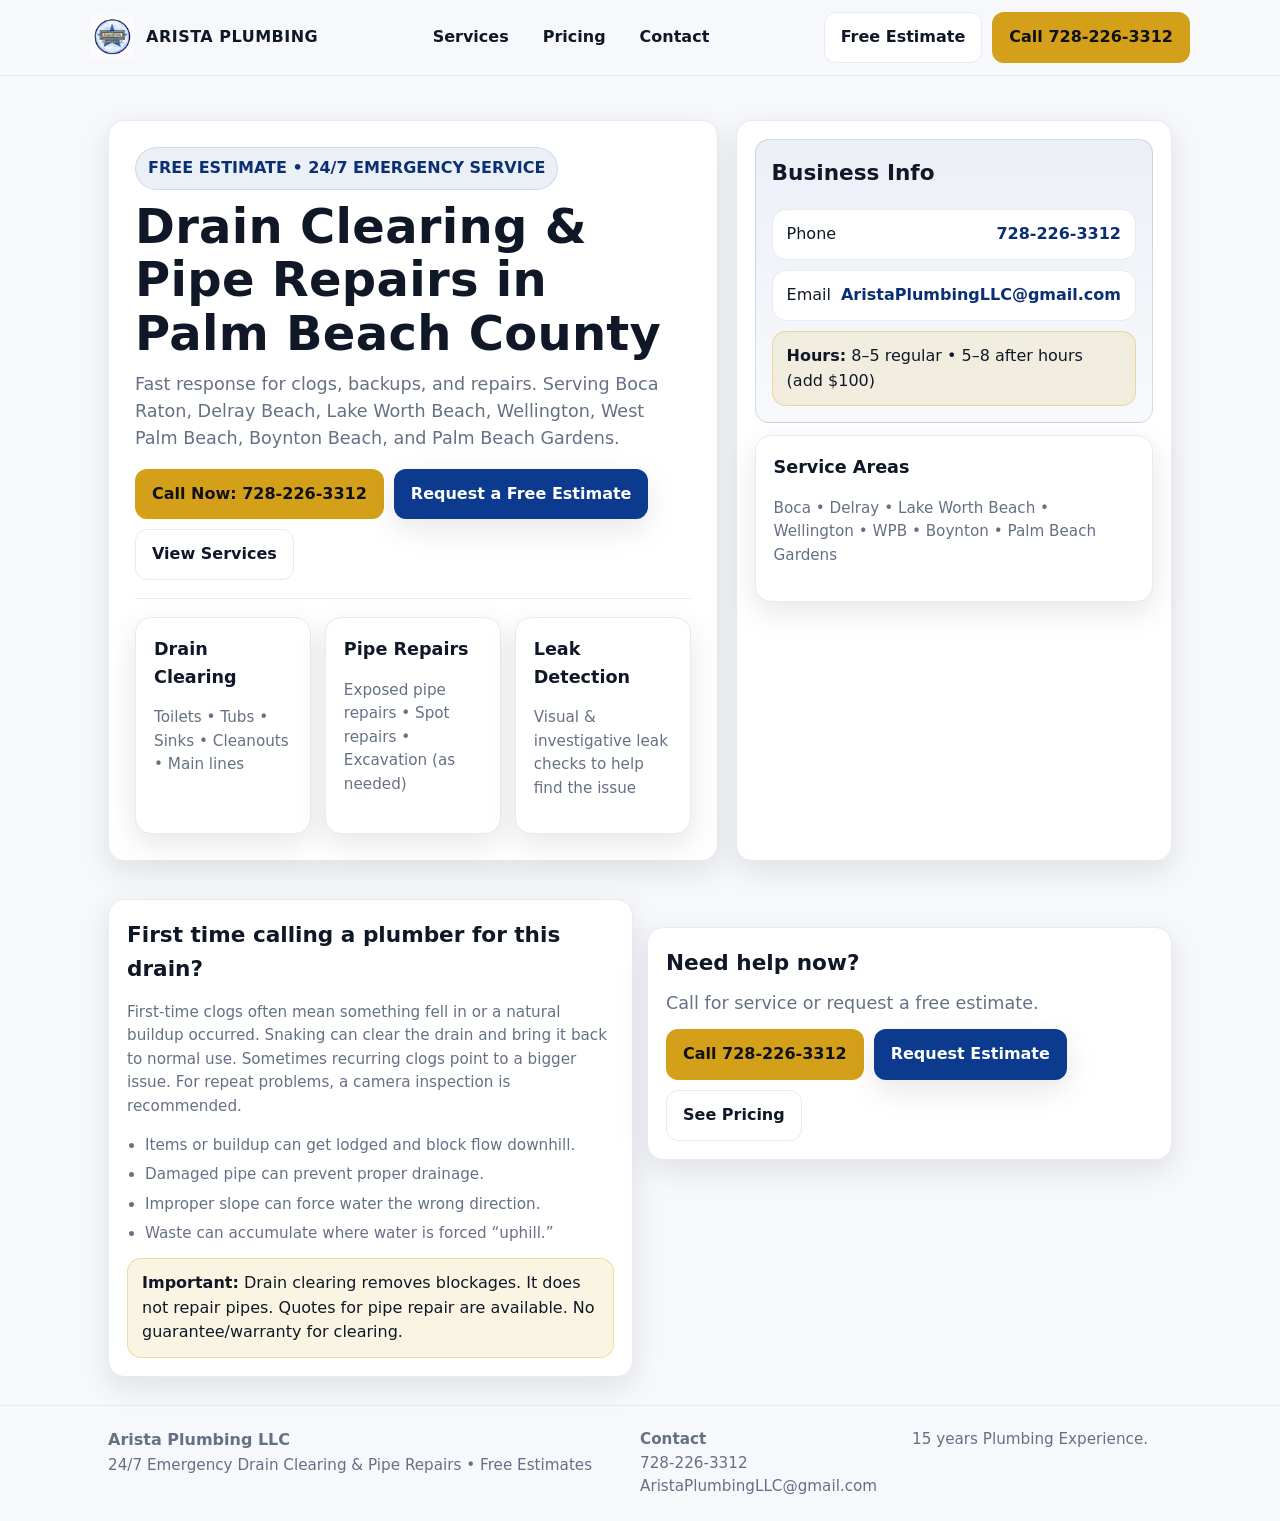
<file: index.html>
<!doctype html>
<html lang="en">
<head>
  <meta charset="utf-8" />
  <meta name="viewport" content="width=device-width,initial-scale=1" />
  <title>Arista Plumbing LLC | 24/7 Drain Clearing & Pipe Repairs</title>
  <meta name="description" content="Arista Plumbing LLC — 24/7 emergency drain clearing and pipe repairs in Boca Raton, Delray Beach, Lake Worth Beach, Wellington, West Palm Beach, Boynton Beach, and Palm Beach Gardens. Free estimates." />
  <link rel="stylesheet" href="styles.css" />
  <link rel="icon" href="images/arista-logo.png" />
  <script type="application/ld+json">
  {
    "@context":"https://schema.org",
    "@type":"Plumber",
    "name":"Arista Plumbing LLC",
    "areaServed":[
      "Boca Raton, FL","Delray Beach, FL","Lake Worth Beach, FL","Wellington, FL",
      "West Palm Beach, FL","Boynton Beach, FL","Palm Beach Gardens, FL"
    ],
    "telephone":"+1-728-226-3312",
    "email":"AristaPlumbingLLC@gmail.com",
    "url":"https://example.com",
    "slogan":"24/7 Emergency Drain Clearing & Pipe Repairs"
  }
  </script>
</head>
<body>
<header>
  <div class="container nav">
    <a class="brand" href="index.html">
      <img src="images/arista-logo.png" alt="Arista Plumbing LLC logo">
      <span>ARISTA PLUMBING</span>
    </a>
    <nav class="navlinks" aria-label="Primary">
      <a href="services.html">Services</a>
      <a href="pricing.html">Pricing</a>
      <a href="contact.html">Contact</a>
    </nav>
    <div class="navcta">
      <a class="btn secondary" href="pricing.html">Free Estimate</a>
      <a class="btn call" href="tel:17282263312">Call 728-226-3312</a>
    </div>
  </div>
</header>

<main>
  <section class="hero">
    <div class="container hero-grid">
      <div class="card hero-left">
        <span class="badge">FREE ESTIMATE • 24/7 EMERGENCY SERVICE</span>
        <h1>Drain Clearing & Pipe Repairs in Palm Beach County</h1>
        <p class="lead">
          Fast response for clogs, backups, and repairs. Serving Boca Raton, Delray Beach,
          Lake Worth Beach, Wellington, West Palm Beach, Boynton Beach, and Palm Beach Gardens.
        </p>
        <div class="hero-actions">
          <a class="btn call" href="tel:17282263312">Call Now: 728-226-3312</a>
          <a class="btn primary" href="contact.html">Request a Free Estimate</a>
          <a class="btn secondary" href="services.html">View Services</a>
        </div>

        <hr class="sep">

        <div class="grid3">
          <div class="card padded">
            <h3>Drain Clearing</h3>
            <p class="small">Toilets • Tubs • Sinks • Cleanouts • Main lines</p>
          </div>
          <div class="card padded">
            <h3>Pipe Repairs</h3>
            <p class="small">Exposed pipe repairs • Spot repairs • Excavation (as needed)</p>
          </div>
          <div class="card padded">
            <h3>Leak Detection</h3>
            <p class="small">Visual & investigative leak checks to help find the issue</p>
          </div>
        </div>
      </div>

      <aside class="card hero-right">
        <div class="callout">
          <h2>Business Info</h2>
          <div class="kv">
            <div class="row"><span>Phone</span> <b>728-226-3312</b></div>
            <div class="row"><span>Email</span> <b>AristaPlumbingLLC@gmail.com</b></div>
          </div>
          <div class="note">
            <b>Hours:</b> 8–5 regular • 5–8 after hours (add $100)
          </div>
        </div>

        <div class="card padded">
          <h3>Service Areas</h3>
          <p class="small">
            Boca • Delray • Lake Worth Beach • Wellington • WPB • Boynton • Palm Beach Gardens
          </p>
        </div>
      </aside>
    </div>
  </section>

  <section class="section">
    <div class="container grid2">
      <div class="card padded">
        <h2>First time calling a plumber for this drain?</h2>
        <p class="small">
          First-time clogs often mean something fell in or a natural buildup occurred. Snaking can clear
          the drain and bring it back to normal use. Sometimes recurring clogs point to a bigger issue.
          For repeat problems, a camera inspection is recommended.
        </p>
        <ul class="list small">
          <li>Items or buildup can get lodged and block flow downhill.</li>
          <li>Damaged pipe can prevent proper drainage.</li>
          <li>Improper slope can force water the wrong direction.</li>
          <li>Waste can accumulate where water is forced “uphill.”</li>
        </ul>
        <div class="note" style="margin-top:12px">
          <b>Important:</b> Drain clearing removes blockages. It does not repair pipes.
          Quotes for pipe repair are available. No guarantee/warranty for clearing.
        </div>
      </div>

               

  <section class="section">
    <div class="container card padded">
      <h2>Need help now?</h2>
      <p class="lead" style="margin:0 0 12px">
        Call for service or request a free estimate.
      </p>
      <div class="mini">
        <a class="btn call" href="tel:17282263312">Call 728-226-3312</a>
        <a class="btn primary" href="contact.html">Request Estimate</a>
        <a class="btn secondary" href="pricing.html">See Pricing</a>
      </div>
    </div>
  </section>
</main>

<footer class="footer">
  <div class="container cols">
    <div>
      <b>Arista Plumbing LLC</b><br>
      <span class="small">24/7 Emergency Drain Clearing & Pipe Repairs • Free Estimates</span>
    </div>
    <div class="small">
      <b>Contact</b><br>
      <a href="tel:17282263312">728-226-3312</a><br>
      <a href="mailto:AristaPlumbingLLC@gmail.com">AristaPlumbingLLC@gmail.com</a>
    </div>
    <div class="small">
      15 years Plumbing Experience.
      
    </div>
  </div>
</footer>
</body>
</html>
</file>
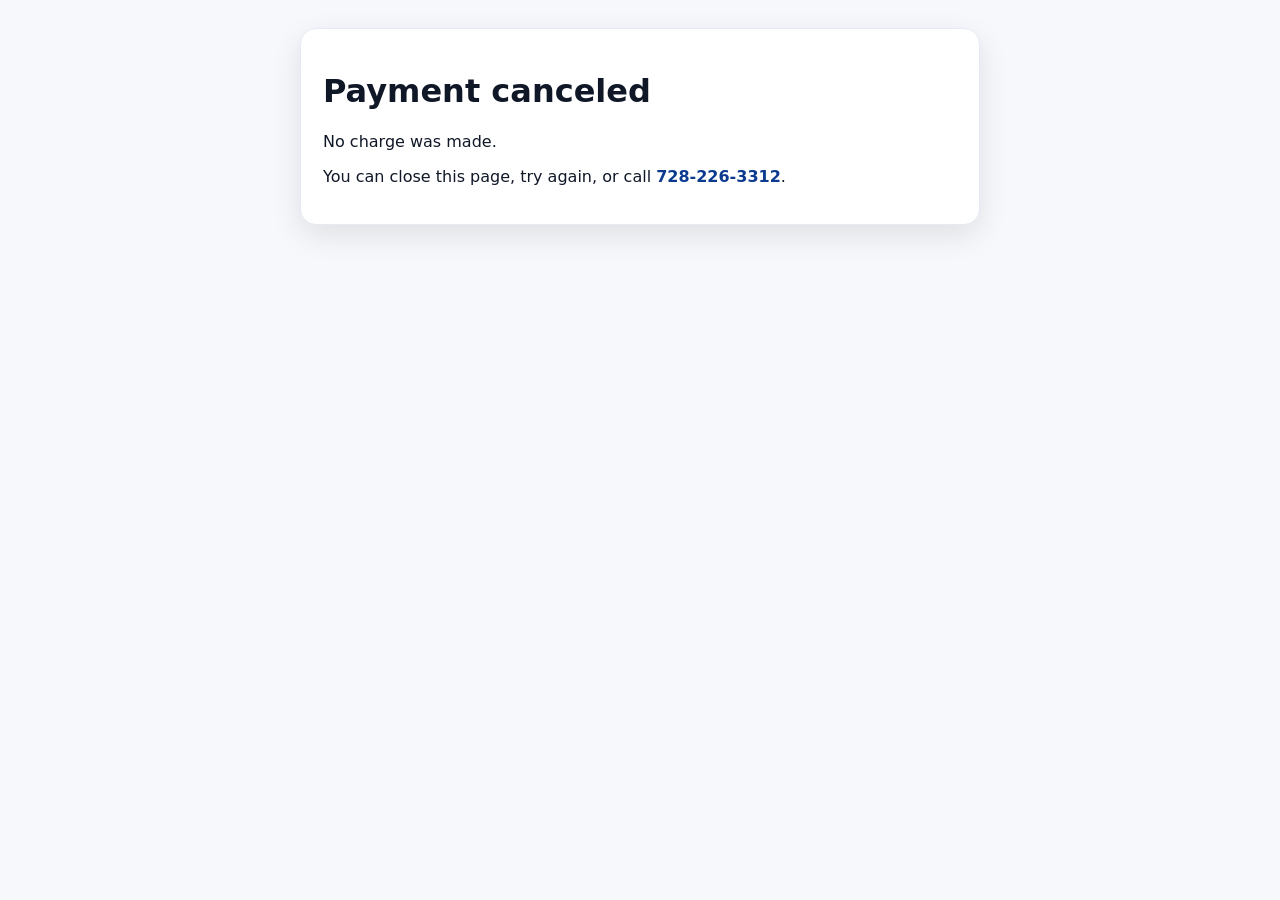
<file: cancel.html>
<!doctype html>
<html lang="en">
<head>
  <meta charset="utf-8" />
  <meta name="viewport" content="width=device-width, initial-scale=1" />
  <title>Payment Canceled | Arista Plumbing LLC</title>
  <style>
    body{
      margin:0;
      font-family:system-ui,-apple-system,Segoe UI,Roboto,Arial,sans-serif;
      background:#f6f8fb;
      color:#101828;
    }
    .wrap{max-width:680px;margin:28px auto;padding:0 16px}
    .card{
      background:#fff;
      border:1px solid #e6eaf2;
      border-radius:16px;
      box-shadow:0 10px 30px rgba(16,24,40,.10);
      padding:22px;
    }
    a{color:#0b3a8f;font-weight:800;text-decoration:none}
  </style>
</head>
<body>
  <div class="wrap">
    <div class="card">
      <h1>Payment canceled</h1>
      <p>No charge was made.</p>
      <p>You can close this page, try again, or call <a href="tel:17282263312">728-226-3312</a>.</p>
    </div>
  </div>
</body>
</html>
</file>
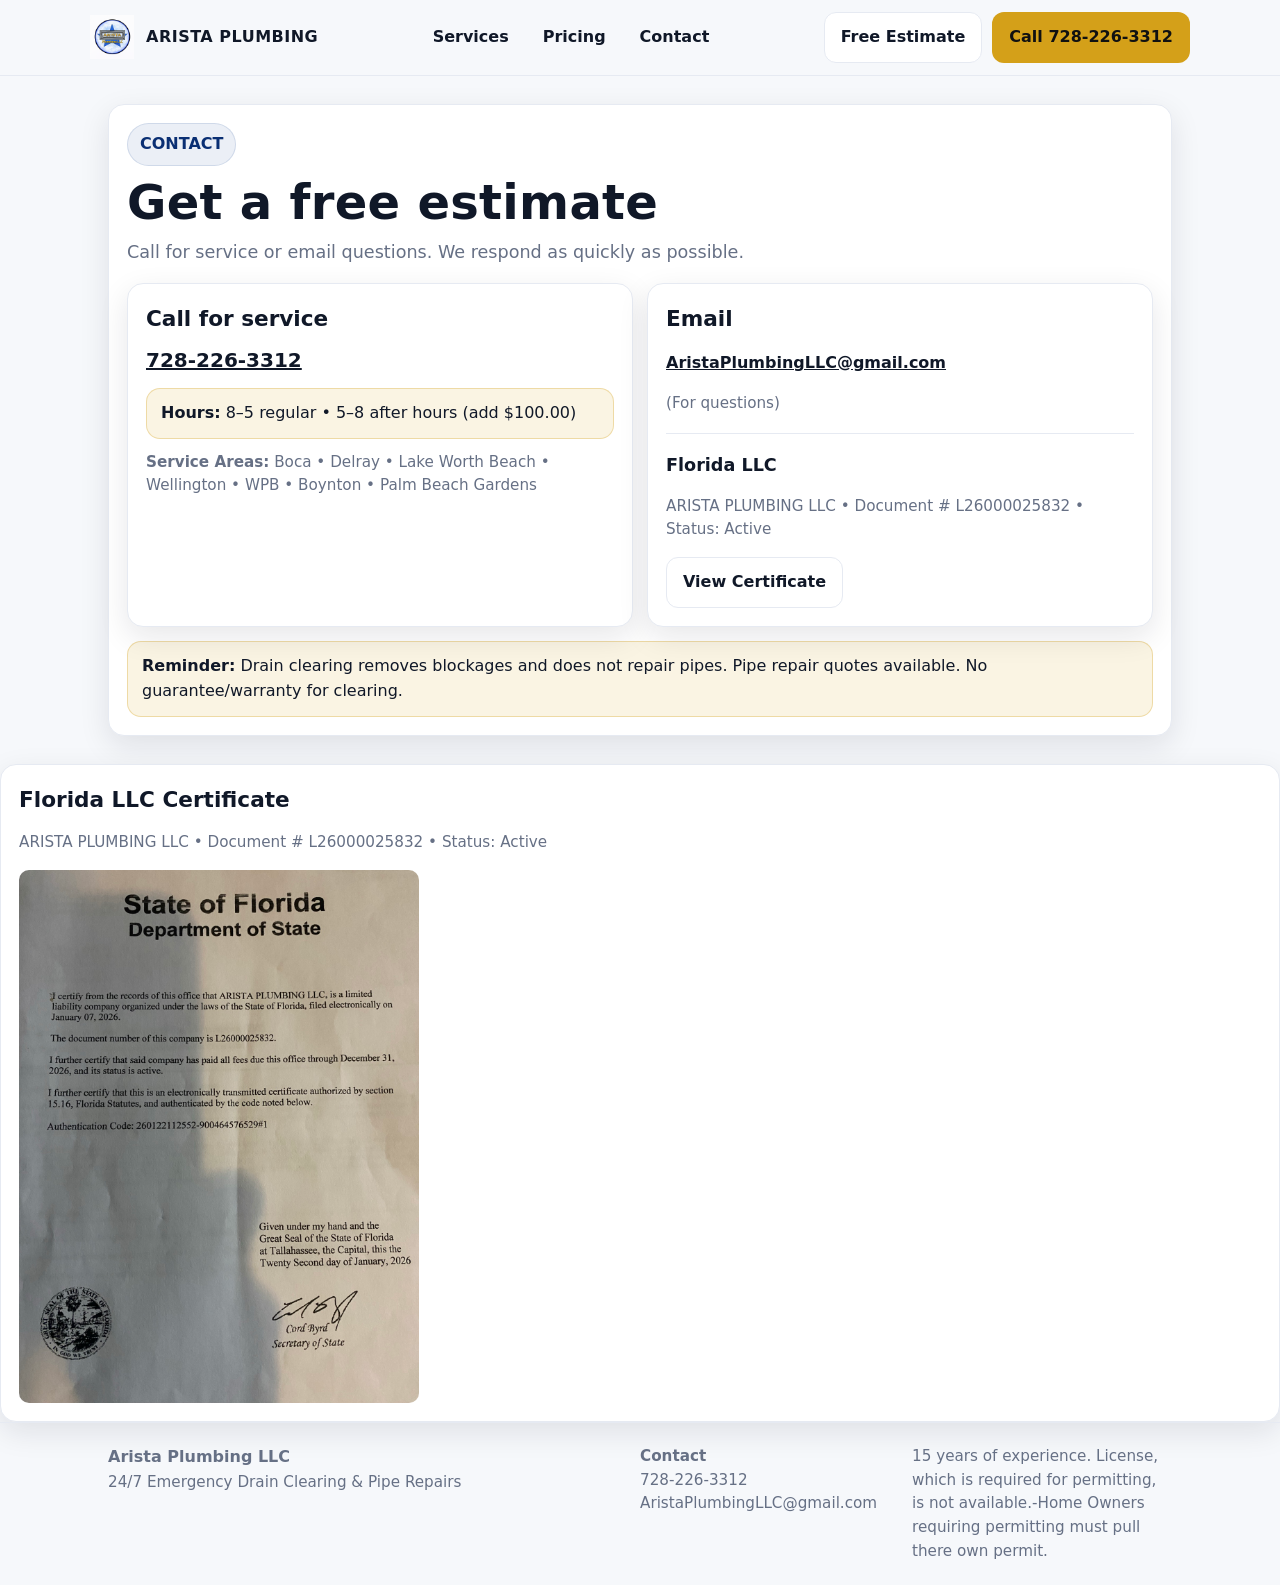
<file: contact.html>
<!doctype html>
<html lang="en">
<head>
  <meta charset="utf-8" />
  <meta name="viewport" content="width=device-width,initial-scale=1" />
  <title>Contact | Arista Plumbing LLC</title>
  <meta name="description" content="Call Arista Plumbing LLC for service or email questions. Free estimates. Serving Palm Beach County." />
  <link rel="stylesheet" href="styles.css" />
  <link rel="icon" href="images/arista-logo.png" />
</head>
<body>
<header>
  <div class="container nav">
    <a class="brand" href="index.html">
      <img src="images/arista-logo.png" alt="Arista Plumbing LLC logo">
      <span>ARISTA PLUMBING</span>
    </a>
    <nav class="navlinks" aria-label="Primary">
      <a href="services.html">Services</a>
      <a href="pricing.html">Pricing</a>
      <a href="contact.html">Contact</a>
    </nav>
    <div class="navcta">
      <a class="btn secondary" href="pricing.html">Free Estimate</a>
      <a class="btn call" href="tel:17282263312">Call 728-226-3312</a>
    </div>
  </div>
</header>

<main class="section">
  <div class="container">
    <div class="card padded">
      <span class="badge">CONTACT</span>
      <h1 style="margin-top:10px">Get a free estimate</h1>
      <p class="lead">Call for service or email questions. We respond as quickly as possible.</p>

      <div class="grid2">
        <div class="card padded">
          <h2>Call for service</h2>
          <p style="font-size:1.25rem; margin:6px 0 12px"><b><a href="tel:17282263312">728-226-3312</a></b></p>
          <div class="note">
            <b>Hours:</b> 8–5 regular • 5–8 after hours (add $100.00)
          </div>
          <p class="small" style="margin-top:12px">
            <b>Service Areas:</b> Boca • Delray • Lake Worth Beach • Wellington • WPB • Boynton • Palm Beach Gardens
          </p>
        </div>

        <div class="card padded">
          <h2>Email</h2>
          <p><b><a href="mailto:AristaPlumbingLLC@gmail.com">AristaPlumbingLLC@gmail.com</a></b></p>
          <p class="small">(For questions)</p>

          <hr class="sep">


          <h3>Florida LLC</h3>
          <p class="small">
            ARISTA PLUMBING LLC • Document # L26000025832 • Status: Active
          </p>
          <a class="btn secondary" href="images/florida-llc-certificate.jpg" target="_blank" rel="noopener">
            View Certificate
          </a>
        </div>
      </div>

      <div class="note" style="margin-top:14px">
        <b>Reminder:</b> Drain clearing removes blockages and does not repair pipes.
        Pipe repair quotes available. No guarantee/warranty for clearing.
      </div>
    </div>
  </div>
</main>

<div class="card padded">
  <h2>Florida LLC Certificate</h2>

  <p class="small">
  ARISTA PLUMBING LLC • Document # L26000025832 • Status: Active
  </p>

  <img 
    src="images/florida-llc-certificate.jpg"
    alt="Florida Department of State certificate"
    style="max-width:400px; border-radius:10px;"
  >
</div>

<footer class="footer">
  <div class="container cols">
    <div>
      <b>Arista Plumbing LLC</b><br>
      <span class="small">24/7 Emergency Drain Clearing & Pipe Repairs</span>
    </div>
    <div class="small">
      <b>Contact</b><br>
      <a href="tel:17282263312">728-226-3312</a><br>
      <a href="mailto:AristaPlumbingLLC@gmail.com">AristaPlumbingLLC@gmail.com</a>
    </div>
    <div class="small">
      
      15 years of experience. License, which is required for permitting, is not available.-Home Owners requiring permitting must pull there own permit.
    </div>
  </div>
</footer>
</body>
</html>
</file>
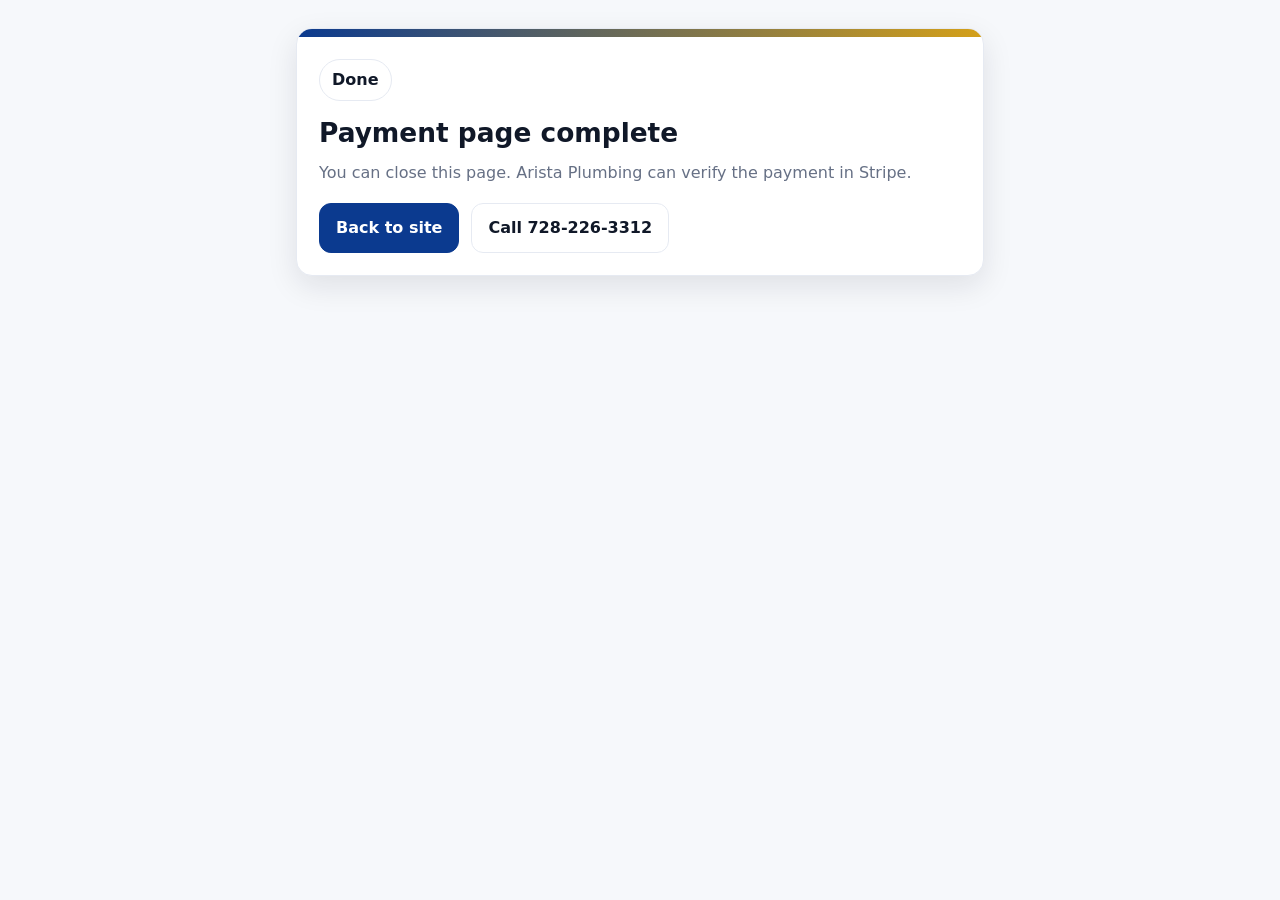
<file: paid.html>
<!doctype html>
<html lang="en">
<head>
  <meta charset="utf-8" />
  <meta name="viewport" content="width=device-width, initial-scale=1" />
  <title>Payment Status | Arista Plumbing LLC</title>
  <meta name="description" content="Payment result for Arista Plumbing LLC." />
  <script src="https://js.stripe.com/v3/"></script>
  <style>
    :root{
      --blue:#0b3a8f;
      --gold:#d4a019;
      --ink:#101828;
      --muted:#667085;
      --bg:#f6f8fb;
      --card:#ffffff;
      --border:#e6eaf2;
      --shadow:0 10px 30px rgba(16,24,40,.10);
      --radius:16px;
    }
    *{box-sizing:border-box}
    body{
      margin:0;
      font-family:system-ui,-apple-system,Segoe UI,Roboto,Arial,sans-serif;
      background:var(--bg);
      color:var(--ink);
      line-height:1.5;
    }
    .wrap{max-width:720px;margin:28px auto;padding:0 16px}
    .card{
      background:var(--card);
      border:1px solid var(--border);
      border-radius:var(--radius);
      box-shadow:var(--shadow);
      overflow:hidden;
    }
    .topbar{height:8px;background:linear-gradient(90deg,var(--blue),var(--gold))}
    .inner{padding:22px}
    .status{
      display:inline-flex;
      align-items:center;
      padding:8px 12px;
      border-radius:999px;
      border:1px solid var(--border);
      font-weight:800;
      margin-bottom:12px;
      background:#fff;
    }
    h1{margin:0 0 8px;font-size:1.65rem}
    p{margin:0 0 10px}
    .muted{color:var(--muted)}
    .actions{display:flex;gap:12px;flex-wrap:wrap;margin-top:18px}
    .btn{
      display:inline-flex;align-items:center;justify-content:center;
      text-decoration:none;font-weight:800;border-radius:12px;padding:12px 16px;
      border:1px solid var(--border);
    }
    .btn.primary{background:var(--blue);border-color:var(--blue);color:#fff}
    .btn.secondary{background:#fff;color:var(--ink)}
    @media (max-width:640px){
      .wrap{margin:16px auto}
      .inner{padding:16px}
      h1{font-size:1.4rem}
    }
  </style>
</head>
<body>
  <div class="wrap">
    <div class="card">
      <div class="topbar"></div>
      <div class="inner">
        <div class="status" id="status-pill">Checking payment…</div>
        <h1 id="title">Checking payment…</h1>
        <p id="message" class="muted">Please wait a moment.</p>
        <p id="invoice-line"></p>

        <div class="actions">
          <a class="btn primary" href="/">Back to site</a>
          <a class="btn secondary" href="tel:17282263312">Call 728-226-3312</a>
        </div>
      </div>
    </div>
  </div>

<script>
  const STRIPE_PUBLISHABLE_KEY = "pk_live_51T7HcRC0MhEcbeL6hOqAaUpMtDKZZvw7mis69ncE8T4W5Em5q9ZDWEyV3Jn5Uzo1KdaBBsiX0f4BMXau5Yh3eAB400ymDoFG6K";

  const params = new URLSearchParams(location.search);
  const invoice = params.get('invoice');
  const clientSecret = params.get('payment_intent_client_secret');

  const pillEl = document.getElementById('status-pill');
  const titleEl = document.getElementById('title');
  const messageEl = document.getElementById('message');
  const invoiceLineEl = document.getElementById('invoice-line');

  if (invoice) {
    invoiceLineEl.textContent = `Invoice #${invoice}`;
  }

  function setView(pill, title, message) {
    pillEl.textContent = pill;
    titleEl.textContent = title;
    messageEl.textContent = message;
  }

  async function init() {
    if (!STRIPE_PUBLISHABLE_KEY.startsWith('pk_')) {
      setView(
        'Configuration needed',
        'Payment page is not configured',
        'Set your Stripe publishable key in paid.html.'
      );
      return;
    }

    if (!clientSecret) {
      setView(
        'Done',
        'Payment page complete',
        'You can close this page. Arista Plumbing can verify the payment in Stripe.'
      );
      return;
    }

    const stripe = Stripe(STRIPE_PUBLISHABLE_KEY);
    const result = await stripe.retrievePaymentIntent(clientSecret);
    const status = result?.paymentIntent?.status;

    switch (status) {
      case 'succeeded':
        setView(
          'Paid',
          'Payment received',
          'Thank you. Arista Plumbing has your payment.'
        );
        break;
      case 'processing':
        setView(
          'Processing',
          'Payment is processing',
          'Your bank is still processing the payment. Arista Plumbing can verify it shortly.'
        );
        break;
      case 'requires_payment_method':
        setView(
          'Not paid',
          'Payment was not completed',
          'The card was not accepted or the payment was interrupted. Please try again or request a new link.'
        );
        break;
      default:
        setView(
          'Unknown',
          'Payment status updated',
          status ? `Current status: ${status}` : 'The payment status could not be confirmed from this page.'
        );
        break;
    }
  }

  init().catch((error) => {
    setView('Error', 'Could not check payment', error?.message || String(error));
  });
</script>
</body>
</html>
</file>
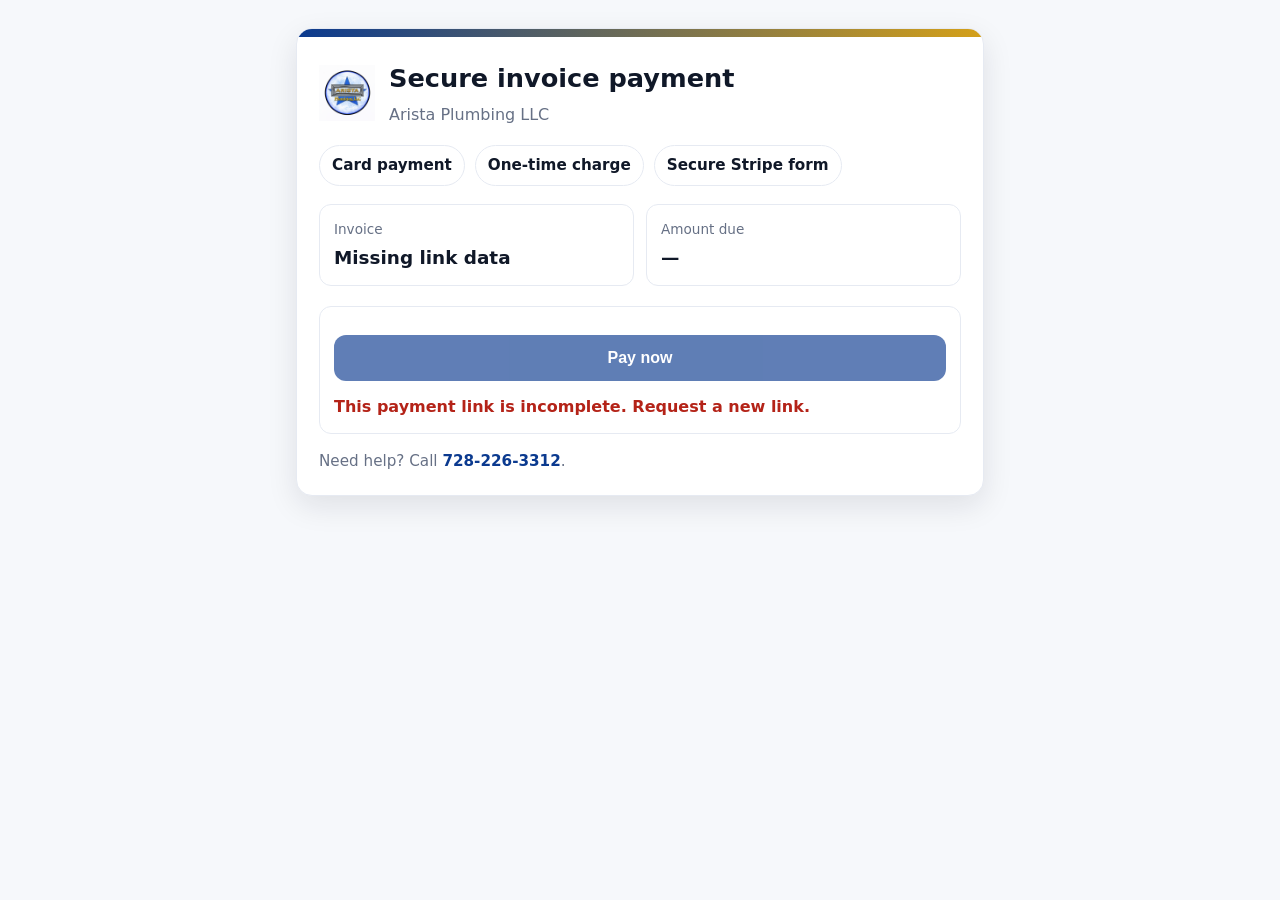
<file: pay.html>
<!doctype html>
<html lang="en">
<head>
  <meta charset="utf-8" />
  <meta name="viewport" content="width=device-width, initial-scale=1" />
  <title>Pay Invoice | Arista Plumbing LLC</title>
  <meta name="description" content="Secure invoice payment for Arista Plumbing LLC." />
  <script src="https://js.stripe.com/v3/"></script>
  <style>
    :root{
      --blue:#0b3a8f;
      --blue2:#0a2f73;
      --gold:#d4a019;
      --ink:#101828;
      --muted:#667085;
      --bg:#f6f8fb;
      --card:#ffffff;
      --border:#e6eaf2;
      --shadow:0 10px 30px rgba(16,24,40,.10);
      --radius:16px;
    }
    *{box-sizing:border-box}
    body{
      margin:0;
      font-family:system-ui,-apple-system,Segoe UI,Roboto,Arial,sans-serif;
      background:var(--bg);
      color:var(--ink);
      line-height:1.5;
    }
    .wrap{max-width:720px;margin:28px auto;padding:0 16px}
    .card{
      background:var(--card);
      border:1px solid var(--border);
      border-radius:var(--radius);
      box-shadow:var(--shadow);
      overflow:hidden;
    }
    .topbar{height:8px;background:linear-gradient(90deg,var(--blue),var(--gold))}
    .inner{padding:22px}
    .brand{display:flex;align-items:center;gap:14px;margin-bottom:8px}
    .brand img{width:56px;height:56px;object-fit:contain}
    h1{font-size:1.6rem;margin:0}
    .sub{color:var(--muted);margin:6px 0 0}
    .pillrow{display:flex;gap:10px;flex-wrap:wrap;margin:18px 0}
    .pill{
      display:inline-flex;align-items:center;padding:8px 12px;
      border-radius:999px;background:#fff;border:1px solid var(--border);
      font-size:.95rem;font-weight:600;
    }
    .meta{
      display:grid;
      grid-template-columns:repeat(2,minmax(0,1fr));
      gap:12px;
      margin:16px 0 20px;
    }
    .box{
      border:1px solid var(--border);
      border-radius:12px;
      padding:14px;
      background:#fff;
    }
    .label{display:block;color:var(--muted);font-size:.85rem;margin-bottom:4px}
    .value{font-size:1.15rem;font-weight:800}
    #payment-shell{
      border:1px solid var(--border);
      border-radius:12px;
      padding:14px;
      background:#fff;
    }
    #message{
      margin-top:14px;
      min-height:24px;
      color:#b42318;
      font-weight:600;
    }
    button{
      width:100%;
      margin-top:14px;
      padding:14px 16px;
      border:0;
      border-radius:12px;
      background:var(--blue);
      color:#fff;
      font-size:1rem;
      font-weight:800;
      cursor:pointer;
    }
    button:hover{background:var(--blue2)}
    button:disabled{opacity:.65;cursor:not-allowed}
    .foot{
      margin-top:16px;
      color:var(--muted);
      font-size:.95rem;
    }
    a.link{color:var(--blue);font-weight:700;text-decoration:none}
    @media (max-width:640px){
      .meta{grid-template-columns:1fr}
      .brand img{width:48px;height:48px}
      h1{font-size:1.35rem}
      .wrap{margin:16px auto}
      .inner{padding:16px}
    }
  </style>
</head>
<body>
  <div class="wrap">
    <div class="card">
      <div class="topbar"></div>
      <div class="inner">
        <div class="brand">
          <img src="/images/arista-logo.png" alt="Arista Plumbing LLC logo" onerror="this.style.display='none'" />
          <div>
            <h1>Secure invoice payment</h1>
            <p class="sub">Arista Plumbing LLC</p>
          </div>
        </div>

        <div class="pillrow">
          <div class="pill">Card payment</div>
          <div class="pill">One-time charge</div>
          <div class="pill">Secure Stripe form</div>
        </div>

        <div class="meta">
          <div class="box">
            <span class="label">Invoice</span>
            <div class="value" id="invoice-value">Loading…</div>
          </div>
          <div class="box">
            <span class="label">Amount due</span>
            <div class="value" id="amount-value">Loading…</div>
          </div>
        </div>

        <div id="payment-shell">
          <div id="payment-element"></div>
          <button id="submit" type="button" disabled>Pay now</button>
          <div id="message" role="status" aria-live="polite"></div>
        </div>

        <div class="foot">
          Need help? Call <a class="link" href="tel:17282263312">728-226-3312</a>.
        </div>
      </div>
    </div>
  </div>

<script>
  const STRIPE_PUBLISHABLE_KEY = "pk_live_51T7HcRC0MhEcbeL6hOqAaUpMtDKZZvw7mis69ncE8T4W5Em5q9ZDWEyV3Jn5Uzo1KdaBBsiX0f4BMXau5Yh3eAB400ymDoFG6K";

  const qs = new URLSearchParams(location.search);
  const invoice = qs.get('invoice');
  const token = qs.get('t');

  const invoiceValue = document.getElementById('invoice-value');
  const amountValue = document.getElementById('amount-value');
  const submitBtn = document.getElementById('submit');
  const messageEl = document.getElementById('message');

  function setMessage(text) {
    messageEl.textContent = text || '';
  }

  function formatMoney(amountCents, currency) {
    try {
      return new Intl.NumberFormat('en-US', {
        style: 'currency',
        currency: String(currency || 'usd').toUpperCase(),
      }).format(Number(amountCents || 0) / 100);
    } catch {
      return `${(Number(amountCents || 0) / 100).toFixed(2)} ${String(currency || 'usd').toUpperCase()}`;
    }
  }

  async function init() {
    if (!invoice || !token) {
      invoiceValue.textContent = 'Missing link data';
      amountValue.textContent = '—';
      setMessage('This payment link is incomplete. Request a new link.');
      return;
    }

    invoiceValue.textContent = `#${invoice}`;

    if (!STRIPE_PUBLISHABLE_KEY.startsWith('pk_')) {
      amountValue.textContent = '—';
      setMessage('Stripe publishable key is not set in pay.html.');
      return;
    }

    const resp = await fetch('/api/create-payment-intent', {
      method: 'POST',
      headers: { 'Content-Type': 'application/json' },
      body: JSON.stringify({ invoice: Number(invoice), token }),
    });

    const data = await resp.json().catch(() => ({}));

    if (!resp.ok) {
      amountValue.textContent = '—';
      setMessage(data?.error || 'Could not start the payment.');
      return;
    }

    amountValue.textContent = formatMoney(data.amount, data.currency);

    const stripe = Stripe(STRIPE_PUBLISHABLE_KEY);
    const elements = stripe.elements({
      clientSecret: data.clientSecret,
      appearance: {
        theme: 'stripe',
        variables: {
          colorPrimary: '#0b3a8f',
          colorText: '#101828',
          borderRadius: '12px',
        },
      },
    });

    const paymentElement = elements.create('payment');
    paymentElement.mount('#payment-element');

    submitBtn.disabled = false;
    submitBtn.addEventListener('click', async () => {
      submitBtn.disabled = true;
      setMessage('');

      const { error } = await stripe.confirmPayment({
        elements,
        confirmParams: {
          return_url: `${location.origin}/paid.html?invoice=${encodeURIComponent(invoice)}`,
        },
      });

      if (error) {
        submitBtn.disabled = false;
        setMessage(error.message || 'Payment failed.');
      }
    });
  }

  init().catch((error) => {
    amountValue.textContent = '—';
    setMessage(error?.message || String(error));
  });
</script>
</body>
</html>
</file>
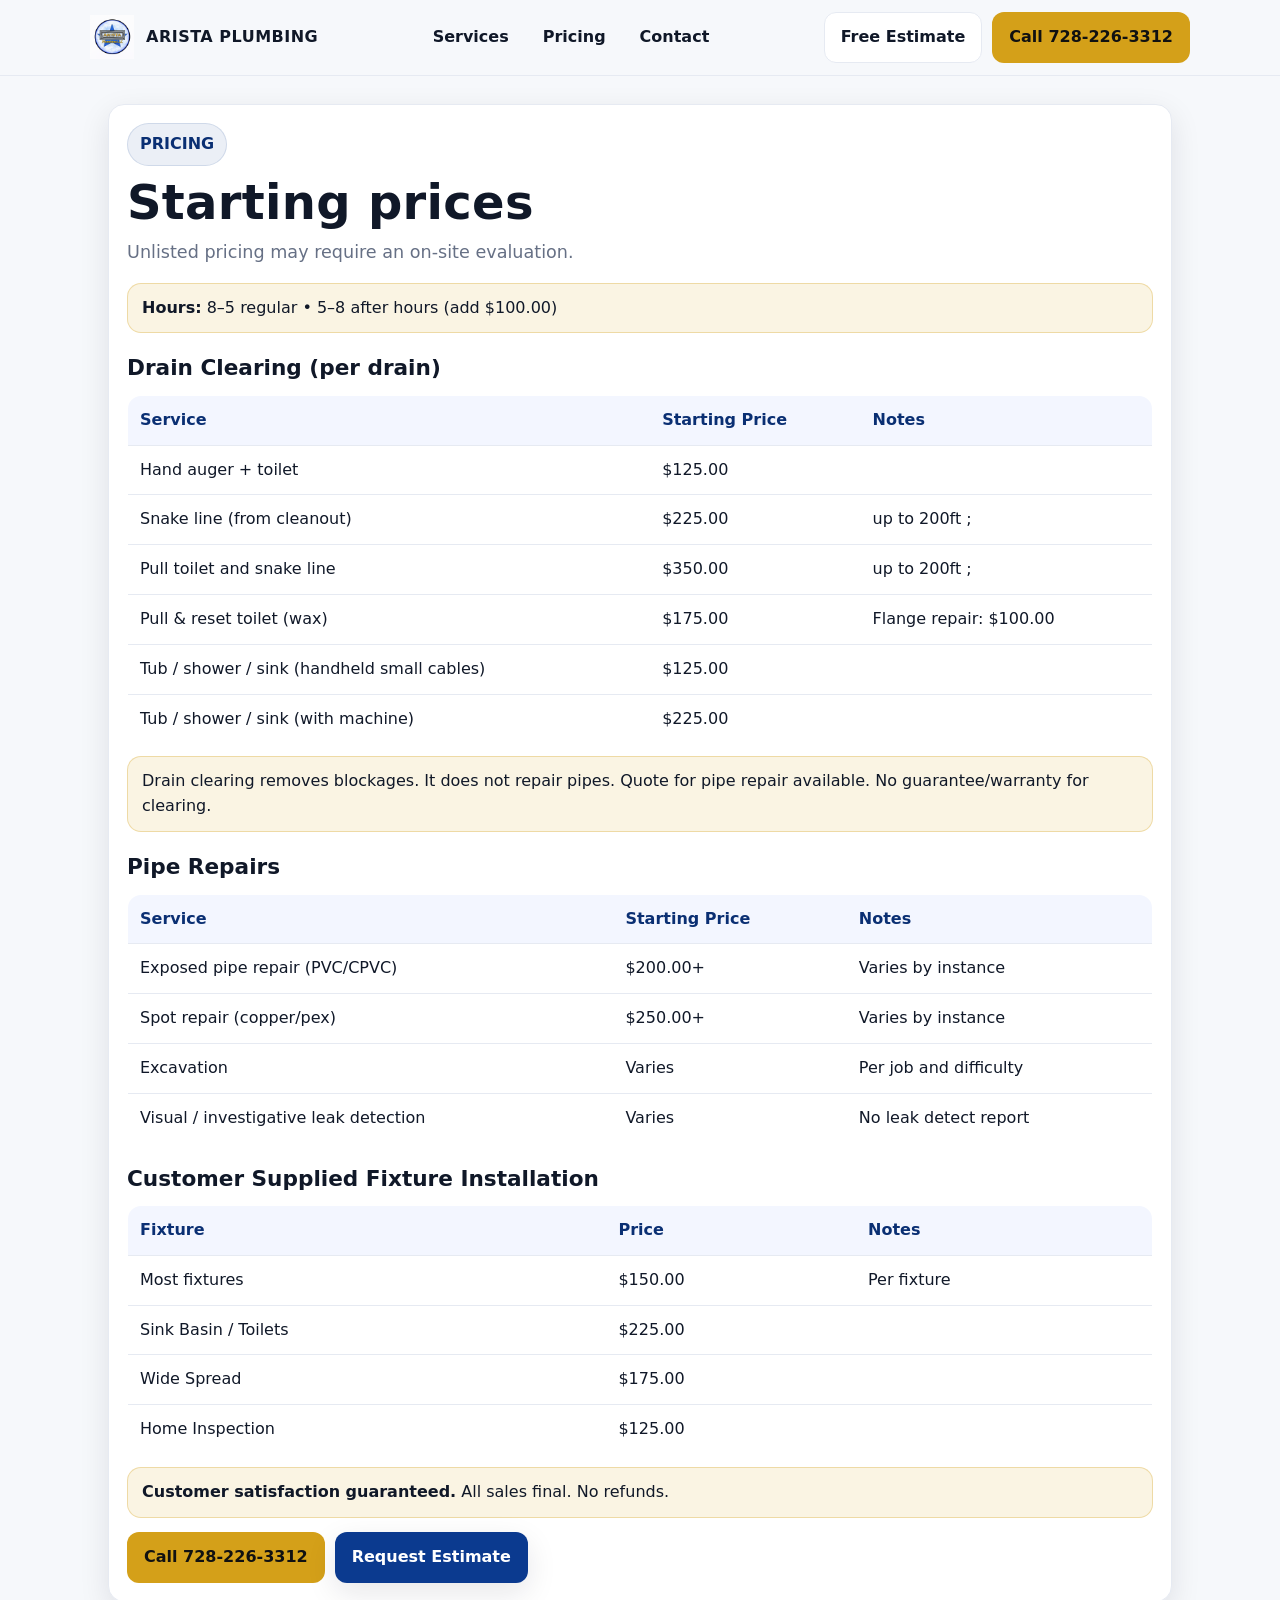
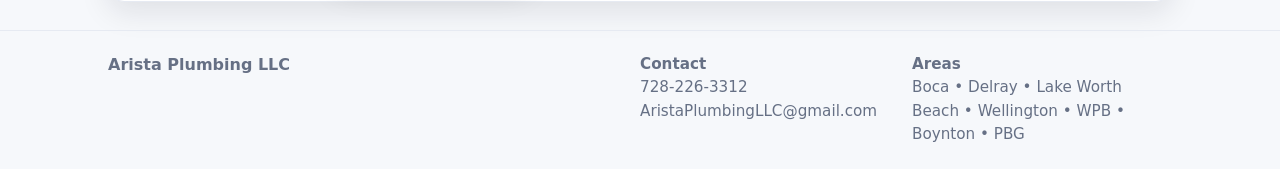
<file: pricing.html>
<!doctype html>
<html lang="en">
<head>
  <meta charset="utf-8" />
  <meta name="viewport" content="width=device-width,initial-scale=1" />
  <title>Pricing | Arista Plumbing LLC</title>
  <meta name="description" content="Transparent starting prices for drain clearing, pipe repairs, and installations. Some pricing requires on-site evaluation." />
  <link rel="stylesheet" href="styles.css" />
  <link rel="icon" href="images/arista-logo.png" />
</head>
<body>
<header>
  <div class="container nav">
    <a class="brand" href="index.html">
      <img src="images/arista-logo.png" alt="Arista Plumbing LLC logo">
      <span>ARISTA PLUMBING</span>
    </a>
    <nav class="navlinks" aria-label="Primary">
      <a href="services.html">Services</a>
      <a href="pricing.html">Pricing</a>
      <a href="contact.html">Contact</a>
    </nav>
    <div class="navcta">
      <a class="btn secondary" href="pricing.html">Free Estimate</a>
      <a class="btn call" href="tel:17282263312">Call 728-226-3312</a>
    </div>
  </div>
</header>

<main class="section">
  <div class="container">
    <div class="card padded">
      <span class="badge">PRICING</span>
      <h1 style="margin-top:10px">Starting prices</h1>
      <p class="lead">Unlisted pricing may require an on-site evaluation.</p>

      <div class="note">
        <b>Hours:</b> 8–5 regular • 5–8 after hours (add $100.00)
      </div>

      <h2 style="margin-top:18px">Drain Clearing (per drain)</h2>
      <table class="table" aria-label="Drain clearing prices">
        <thead>
          <tr><th>Service</th><th>Starting Price</th><th>Notes</th></tr>
        </thead>
        <tbody>
          <tr><td>Hand auger + toilet</td><td>$125.00</td><td></td></tr>
          <tr><td>Snake line (from cleanout)</td><td>$225.00</td><td>up to 200ft ; </td></tr>
          <tr><td>Pull toilet and snake line</td><td>$350.00</td><td>up to 200ft ; </td></tr>
          <tr><td>Pull & reset toilet (wax)</td><td>$175.00</td><td>Flange repair: $100.00</td></tr>
          <tr><td>Tub / shower / sink (handheld small cables)</td><td>$125.00</td><td></td></tr>
          <tr><td>Tub / shower / sink (with machine)</td><td>$225.00</td><td></td></tr>
        </tbody>
      </table>

      <div class="note" style="margin-top:12px">
        Drain clearing removes blockages. It does not repair pipes.
        Quote for pipe repair available. No guarantee/warranty for clearing.
      </div>

      <h2 style="margin-top:18px">Pipe Repairs</h2>
      <table class="table" aria-label="Pipe repair prices">
        <thead>
          <tr><th>Service</th><th>Starting Price</th><th>Notes</th></tr>
        </thead>
        <tbody>
          <tr><td>Exposed pipe repair (PVC/CPVC)</td><td>$200.00+</td><td>Varies by instance</td></tr>
          <tr><td>Spot repair (copper/pex)</td><td>$250.00+</td><td>Varies by instance</td></tr>
          <tr><td>Excavation</td><td>Varies</td><td>Per job and difficulty</td></tr>
          <tr><td>Visual / investigative leak detection</td><td>Varies</td><td>No leak detect report</td></tr>
        </tbody>
      </table>

      <h2 style="margin-top:18px">Customer Supplied Fixture Installation</h2>
      <table class="table" aria-label="Fixture installation prices">
        <thead>
          <tr><th>Fixture</th><th>Price</th><th>Notes</th></tr>
        </thead>
        <tbody>
          <tr><td>Most fixtures</td><td>$150.00</td><td>Per fixture</td></tr>
          <tr><td>Sink Basin / Toilets</td><td>$225.00</td><td></td></tr>
          <tr><td>Wide Spread</td><td>$175.00</td><td></td></tr>
          <tr><td>Home Inspection</td><td>$125.00</td><td></td></tr>
        </tbody>
      </table>

      <div class="note" style="margin-top:12px">
        <b>Customer satisfaction guaranteed.</b> All sales final. No refunds.
      </div>

      <div class="mini" style="margin-top:14px">
        <a class="btn call" href="tel:17282263312">Call 728-226-3312</a>
        <a class="btn primary" href="contact.html">Request Estimate</a>
      </div>
    </div>
  </div>
</main>

<footer class="footer">
  <div class="container cols">
    <div>
      <b>Arista Plumbing LLC</b><br>
      <span class="small">
    </div>
    <div class="small">
      <b>Contact</b><br>
      <a href="tel:17282263312">728-226-3312</a><br>
      <a href="mailto:AristaPlumbingLLC@gmail.com">AristaPlumbingLLC@gmail.com</a>
    </div>
    <div class="small">
      <b>Areas</b><br>
      Boca • Delray • Lake Worth Beach • Wellington • WPB • Boynton • PBG
    </div>
  </div>
</footer>
</body>
</html>
</file>
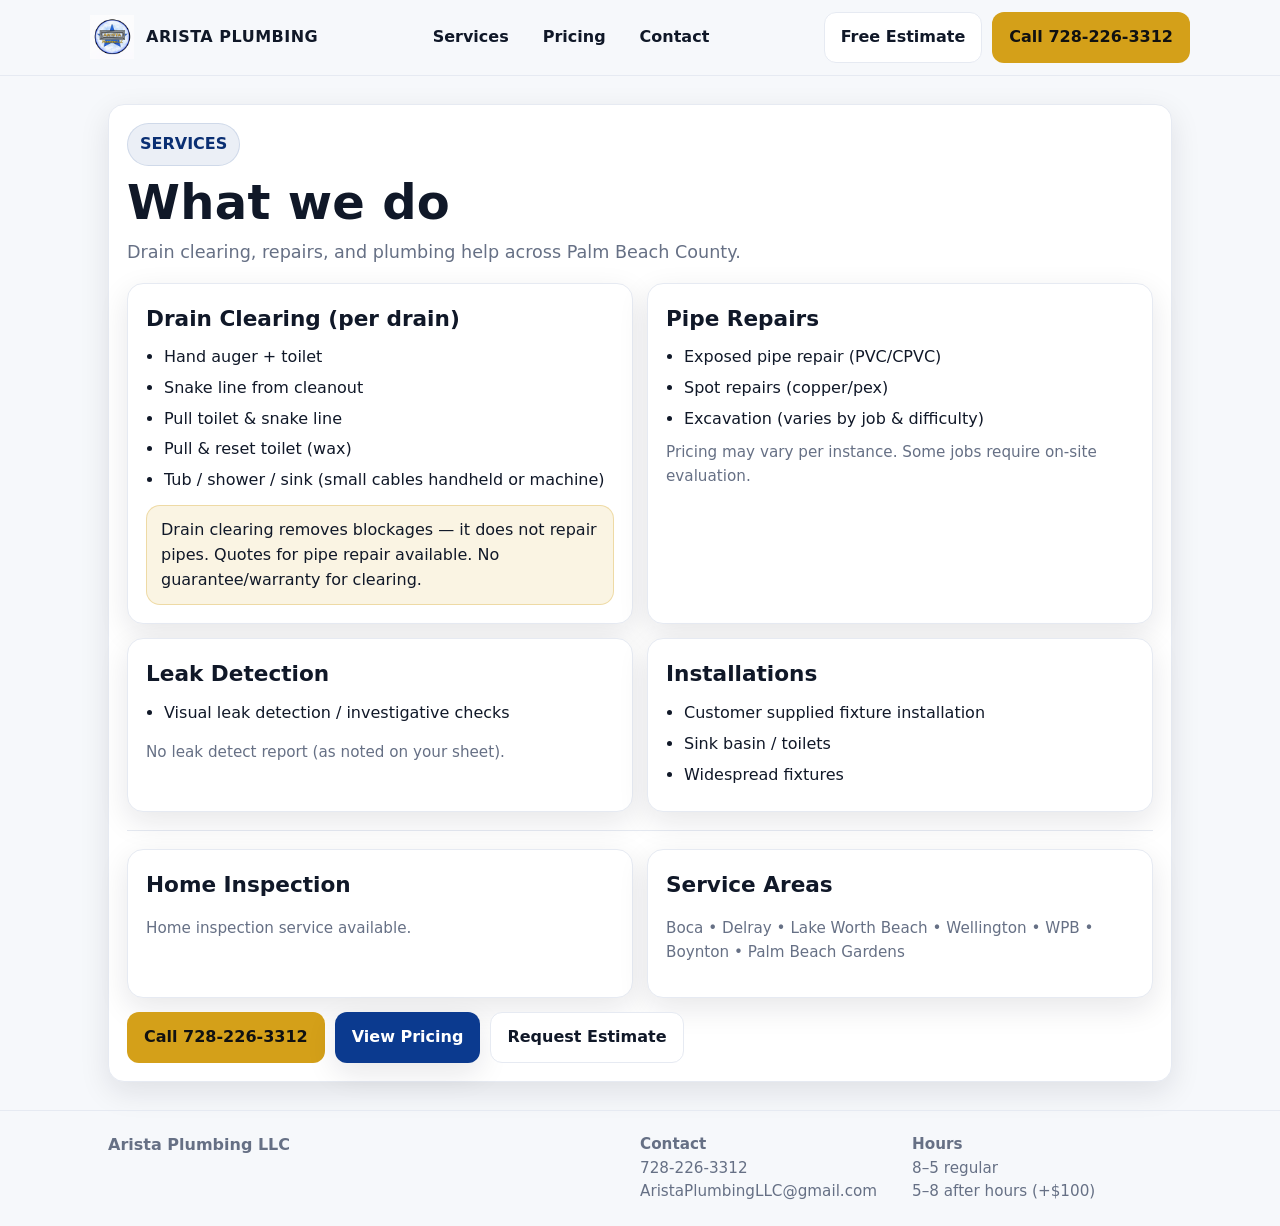
<file: services.html>
<!doctype html>
<html lang="en">
<head>
  <meta charset="utf-8" />
  <meta name="viewport" content="width=device-width,initial-scale=1" />
  <title>Services | Arista Plumbing LLC</title>
  <meta name="description" content="Drain clearing, pipe repairs, leak detection, fixture installation, and home inspections. Serving Boca, Delray, Lake Worth Beach, Wellington, WPB, Boynton, and Palm Beach Gardens." />
  <link rel="stylesheet" href="styles.css" />
  <link rel="icon" href="images/arista-logo.png" />
</head>
<body>
<header>
  <div class="container nav">
    <a class="brand" href="index.html">
      <img src="images/arista-logo.png" alt="Arista Plumbing LLC logo">
      <span>ARISTA PLUMBING</span>
    </a>
    <nav class="navlinks" aria-label="Primary">
      <a href="services.html">Services</a>
      <a href="pricing.html">Pricing</a>
      <a href="contact.html">Contact</a>
    </nav>
    <div class="navcta">
      <a class="btn secondary" href="pricing.html">Free Estimate</a>
      <a class="btn call" href="tel:17282263312">Call 728-226-3312</a>
    </div>
  </div>
</header>

<main class="section">
  <div class="container">
    <div class="card padded">
      <span class="badge">SERVICES</span>
      <h1 style="margin-top:10px">What we do</h1>
      <p class="lead">Drain clearing, repairs, and plumbing help across Palm Beach County.</p>

      <div class="grid2">
        <div class="card padded">
          <h2>Drain Clearing (per drain)</h2>
          <ul class="list">
            <li>Hand auger + toilet</li>
            <li>Snake line from cleanout </li>
            <li>Pull toilet & snake line </li>
            <li>Pull & reset toilet (wax)</li>
            <li>Tub / shower / sink (small cables handheld or machine)</li>
          </ul>
          <div class="note" style="margin-top:12px">
            Drain clearing removes blockages — it does not repair pipes.
            Quotes for pipe repair available. No guarantee/warranty for clearing.
          </div>
        </div>

        <div class="card padded">
          <h2>Pipe Repairs</h2>
          <ul class="list">
            <li>Exposed pipe repair (PVC/CPVC)</li>
            <li>Spot repairs (copper/pex)</li>
            <li>Excavation (varies by job & difficulty)</li>
          </ul>
          <p class="small" style="margin-top:10px">
            Pricing may vary per instance. Some jobs require on-site evaluation.
          </p>
        </div>

        <div class="card padded">
          <h2>Leak Detection</h2>
          <ul class="list">
            <li>Visual leak detection / investigative checks</li>
          </ul>
          <p class="small">No leak detect report (as noted on your sheet).</p>
        </div>

        <div class="card padded">
          <h2>Installations</h2>
          <ul class="list">
            <li>Customer supplied fixture installation</li>
            <li>Sink basin / toilets</li>
            <li>Widespread fixtures</li>
          </ul>
        </div>
      </div>

      <hr class="sep">

      <div class="grid2">
        <div class="card padded">
          <h2>Home Inspection</h2>
          <p class="small">Home inspection service available.</p>
        </div>
        <div class="card padded">
          <h2>Service Areas</h2>
          <p class="small">Boca • Delray • Lake Worth Beach • Wellington • WPB • Boynton • Palm Beach Gardens</p>
        </div>
      </div>

      <div class="mini" style="margin-top:14px">
        <a class="btn call" href="tel:17282263312">Call 728-226-3312</a>
        <a class="btn primary" href="pricing.html">View Pricing</a>
        <a class="btn secondary" href="contact.html">Request Estimate</a>
      </div>
    </div>
  </div>
</main>

<footer class="footer">
  <div class="container cols">
    <div>
      <b>Arista Plumbing LLC</b><br>
      <span class="small">
    </div>
    <div class="small">
      <b>Contact</b><br>
      <a href="tel:17282263312">728-226-3312</a><br>
      <a href="mailto:AristaPlumbingLLC@gmail.com">AristaPlumbingLLC@gmail.com</a>
    </div>
    <div class="small">
      <b>Hours</b><br>
      8–5 regular<br>5–8 after hours (+$100)
    </div>
  </div>
</footer>
</body>
</html>
</file>
<file: styles.css>
:root{
  --blue:#0b3a8f;
  --blue2:#0a2f73;
  --gold:#d4a019;
  --ink:#101828;
  --muted:#667085;
  --bg:#f6f8fb;
  --card:#ffffff;
  --border:#e6eaf2;
  --shadow: 0 10px 30px rgba(16,24,40,.10);
  --radius:16px;
  --max:1100px;
}

*{box-sizing:border-box}
html{scroll-behavior:smooth}
body{
  margin:0;
  font-family: system-ui, -apple-system, Segoe UI, Roboto, Arial, sans-serif;
  color:var(--ink);
  background:var(--bg);
  line-height:1.55;
}
a{color:inherit}
img{max-width:100%; height:auto; display:block}

.container{max-width:var(--max); margin:0 auto; padding:0 18px}
.small{font-size:.95rem;color:var(--muted)}
.badge{
  display:inline-flex; gap:8px; align-items:center;
  padding:8px 12px; border-radius:999px;
  background:rgba(11,58,143,.08); color:var(--blue2);
  border:1px solid rgba(11,58,143,.12);
  font-weight:600;
}
.btn{
  display:inline-flex; align-items:center; justify-content:center;
  padding:12px 16px; border-radius:12px;
  text-decoration:none; font-weight:700;
  border:1px solid transparent;
}
.btn.primary{background:var(--blue); color:#fff; box-shadow:var(--shadow)}
.btn.primary:hover{background:var(--blue2)}
.btn.secondary{
  background:#fff; border-color:var(--border);
}
.btn.secondary:hover{border-color:rgba(11,58,143,.35)}
.btn.call{background:var(--gold); color:#111; }
.btn.call:hover{filter:brightness(.95)}

header{
  position:sticky; top:0; z-index:50;
  background:rgba(246,248,251,.92);
  backdrop-filter: blur(10px);
  border-bottom:1px solid var(--border);
}
.nav{
  display:flex; align-items:center; justify-content:space-between;
  padding:12px 0;
}
.brand{
  display:flex; align-items:center; gap:12px; text-decoration:none;
  font-weight:900;
}
.brand img{width:44px; height:44px; object-fit:contain}
.brand span{letter-spacing:.5px}
.navlinks{display:flex; gap:14px; align-items:center}
.navlinks a{
  text-decoration:none;
  padding:8px 10px; border-radius:10px;
  color:var(--ink);
  font-weight:650;
}
.navlinks a:hover{background:#fff; border:1px solid var(--border)}
.navcta{display:flex; gap:10px; align-items:center}

.hero{
  padding:44px 0 10px;
}
.hero-grid{
  display:grid;
  grid-template-columns: 1.2fr .8fr;
  gap:18px;
  align-items:stretch;
}
.card{
  background:var(--card);
  border:1px solid var(--border);
  border-radius:var(--radius);
  box-shadow:var(--shadow);
}
.hero-left{padding:26px}
.hero-right{padding:18px; display:flex; flex-direction:column; gap:12px}
h1{
  margin:10px 0 10px;
  font-size: clamp(2.0rem, 4vw, 3.0rem);
  line-height:1.12;
  letter-spacing:.3px;
}
h2{margin:0 0 10px; font-size:1.35rem}
h3{margin:0 0 8px; font-size:1.1rem}
.lead{font-size:1.1rem; color:var(--muted); margin:10px 0 16px}
.hero-actions{display:flex; flex-wrap:wrap; gap:10px; margin:14px 0 10px}
.kv{
  display:grid; gap:10px;
}
.kv .row{
  display:flex; justify-content:space-between; gap:10px;
  padding:12px 14px;
  border-radius:14px;
  border:1px solid var(--border);
  background:#fff;
}
.kv .row b{color:var(--blue2)}
hr.sep{border:none; border-top:1px solid var(--border); margin:18px 0}

.section{padding:28px 0}
.grid3{
  display:grid; gap:14px;
  grid-template-columns: repeat(3, 1fr);
}
.grid2{
  display:grid; gap:14px;
  grid-template-columns: repeat(2, 1fr);
}
.padded{padding:18px}
.list{margin:0; padding-left:18px}
.list li{margin:6px 0}
.note{
  background:rgba(212,160,25,.12);
  border:1px solid rgba(212,160,25,.30);
  padding:12px 14px;
  border-radius:14px;
}
.footer{
  padding:22px 0;
  border-top:1px solid var(--border);
  color:var(--muted);
}
.footer .cols{
  display:grid; gap:12px;
  grid-template-columns: 2fr 1fr 1fr;
  align-items:start;
}
.footer a{text-decoration:none}
.footer a:hover{text-decoration:underline}

.table{
  width:100%;
  border-collapse:collapse;
  overflow:hidden;
  border-radius:14px;
  border:1px solid var(--border);
  background:#fff;
}
.table th, .table td{
  padding:12px 12px;
  border-bottom:1px solid var(--border);
  vertical-align:top;
}
.table th{background:#f3f6ff; text-align:left; color:var(--blue2)}
.table tr:last-child td{border-bottom:none}

.callout{
  display:flex; flex-direction:column; gap:10px;
  padding:16px;
  border-radius:14px;
  background:linear-gradient(180deg, rgba(11,58,143,.08), rgba(11,58,143,.03));
  border:1px solid rgba(11,58,143,.15);
}
.mini{
  display:flex; gap:10px; align-items:center; flex-wrap:wrap;
}
.mini a{white-space:nowrap}

@media (max-width: 900px){
  .hero-grid{grid-template-columns:1fr}
  .grid3{grid-template-columns:1fr}
  .grid2{grid-template-columns:1fr}
  .footer .cols{grid-template-columns:1fr}
  .navlinks{display:none}
}
</file>
